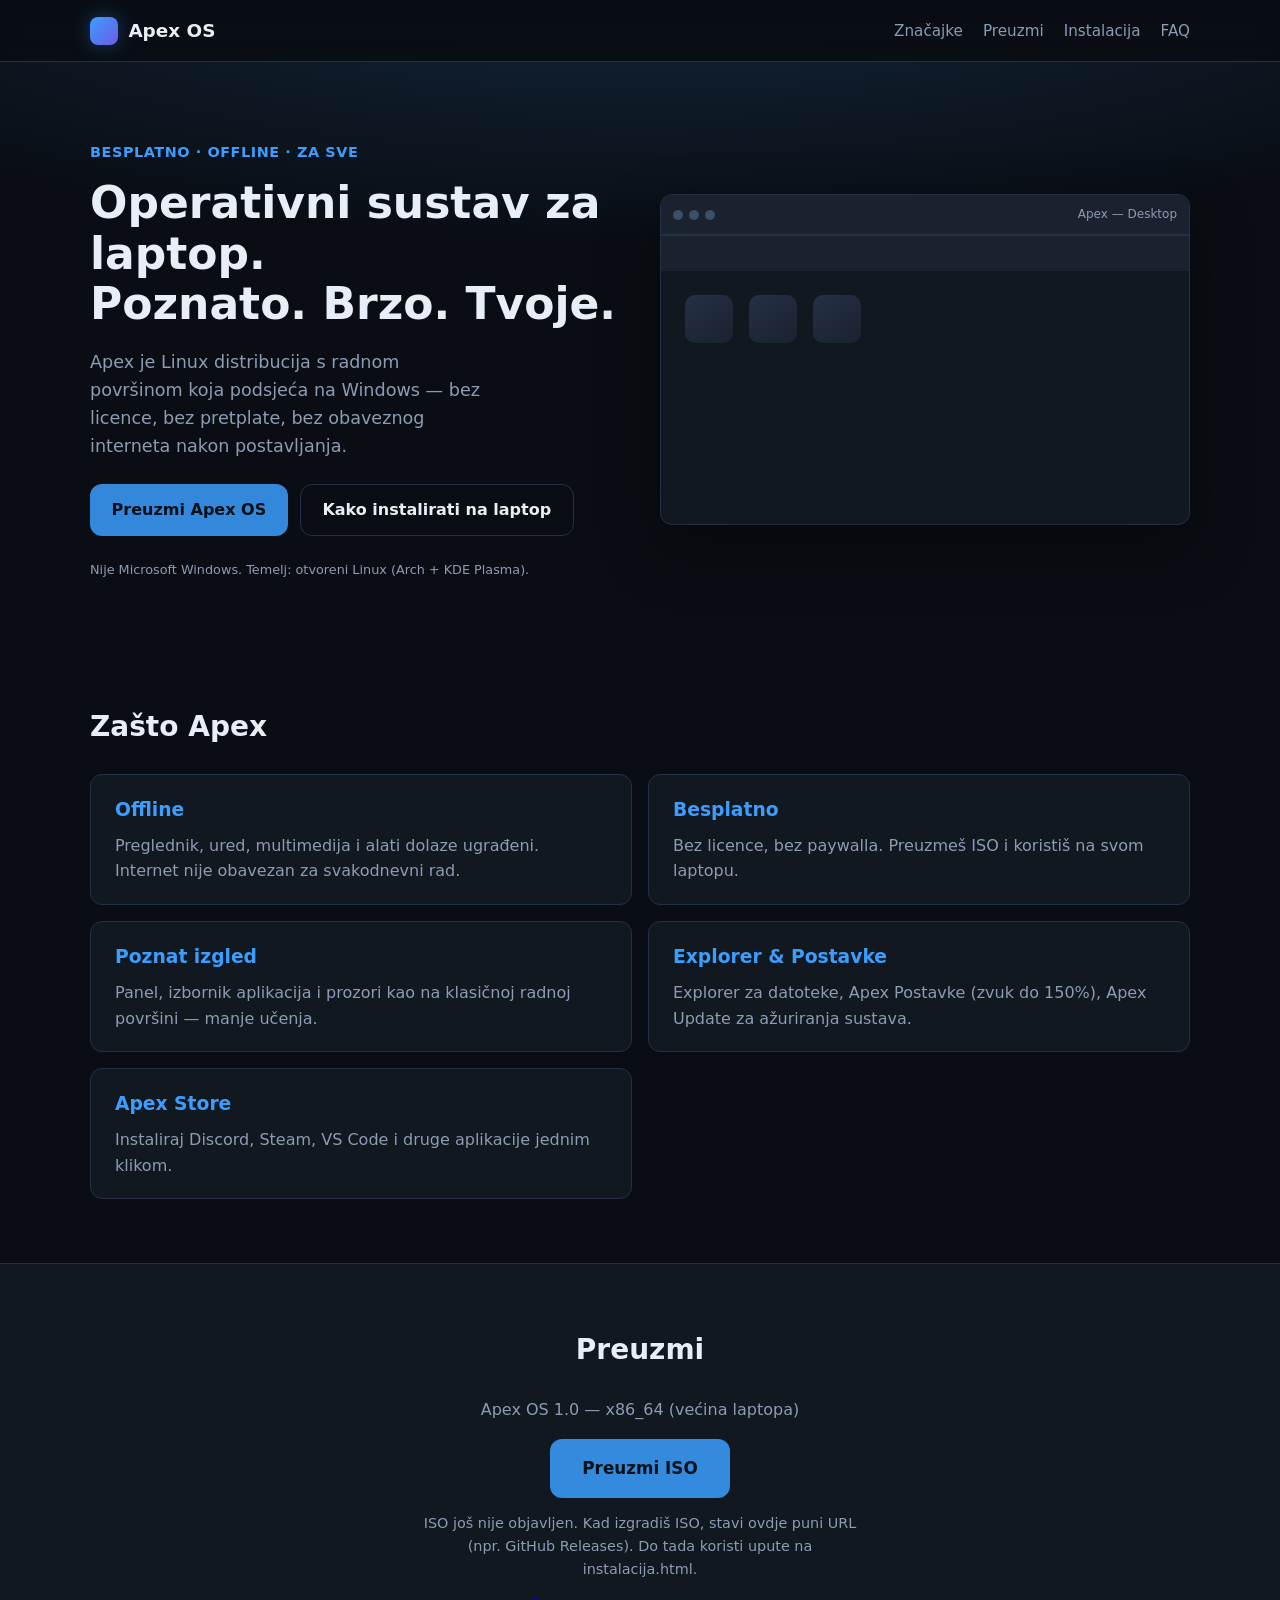
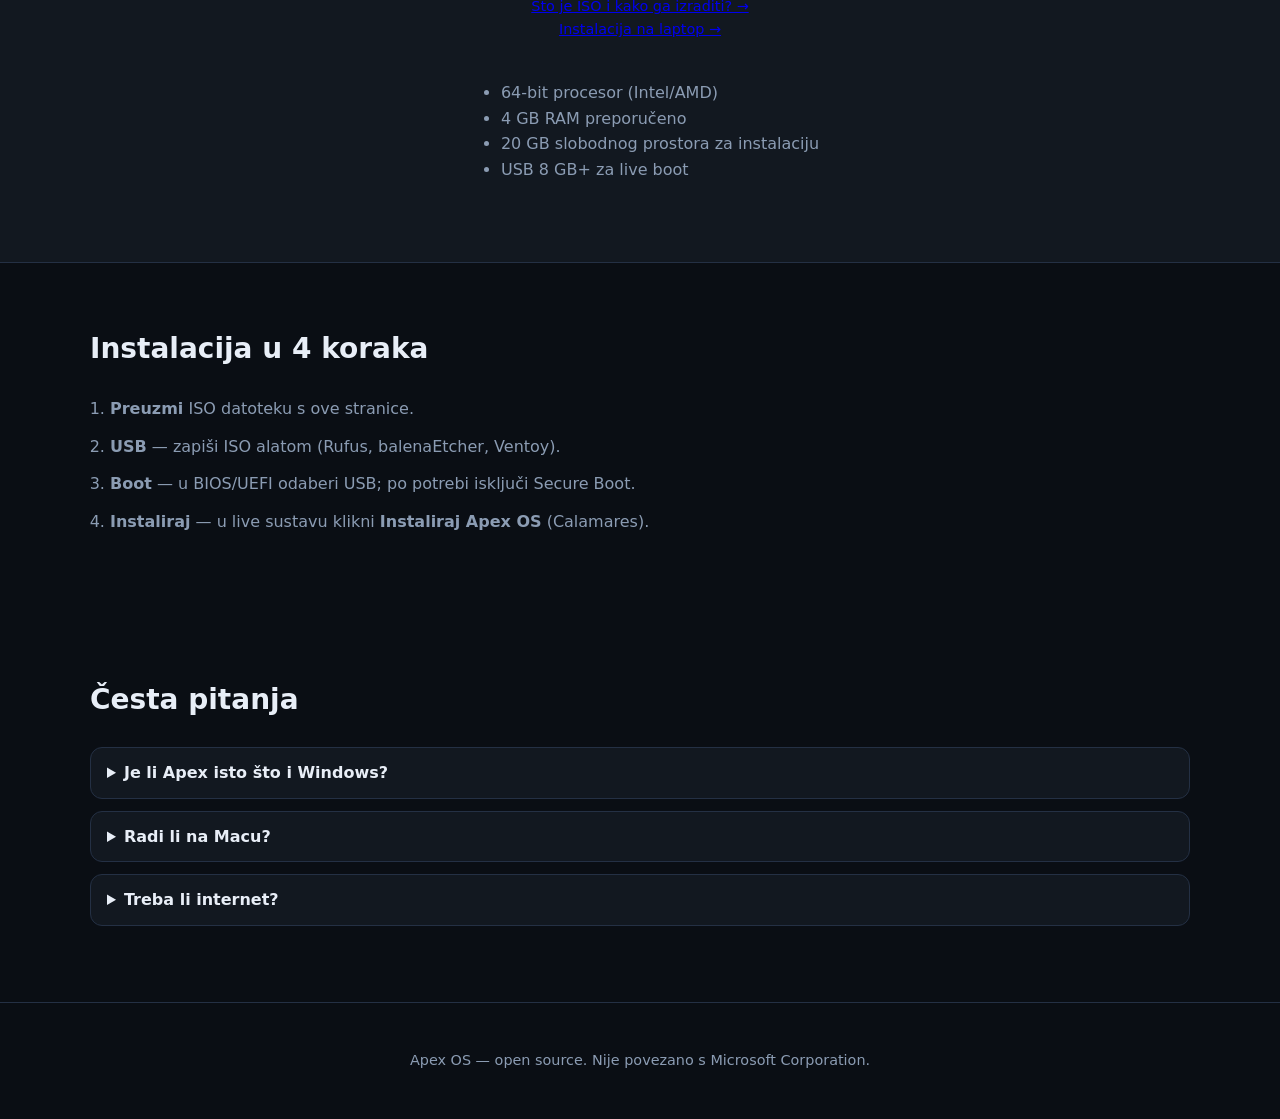
<file: website/index.html>
<!DOCTYPE html>
<html lang="hr">
<head>
  <meta charset="UTF-8" />
  <meta name="viewport" content="width=device-width, initial-scale=1" />
  <meta name="description" content="Apex OS — besplatan operativni sustav za laptope. Offline, poznat izgled radne površine." />
  <title>Apex OS — Preuzmi</title>
  <link rel="stylesheet" href="styles.css" />
  <link rel="preconnect" href="https://fonts.googleapis.com" />
  <link rel="preconnect" href="https://fonts.gstatic.com" crossorigin />
  <link href="https://fonts.googleapis.com/css2?family=Segoe+UI:wght@400;600;700&family=JetBrains+Mono:wght@400;600&display=swap" rel="stylesheet" />
</head>
<body>
  <header class="site-header">
    <div class="wrap header-inner">
      <a class="logo" href="/">
        <span class="logo-mark" aria-hidden="true"></span>
        <span>Apex OS</span>
      </a>
      <nav>
        <a href="#features">Značajke</a>
        <a href="#download">Preuzmi</a>
        <a href="#install">Instalacija</a>
        <a href="#faq">FAQ</a>
      </nav>
    </div>
  </header>

  <main>
    <section class="hero">
      <div class="wrap hero-grid">
        <div class="hero-copy">
          <p class="eyebrow">Besplatno · Offline · Za sve</p>
          <h1>Operativni sustav za laptop.<br />Poznato. Brzo. Tvoje.</h1>
          <p class="lead">
            Apex je Linux distribucija s radnom površinom koja podsjeća na Windows —
            bez licence, bez pretplate, bez obaveznog interneta nakon postavljanja.
          </p>
          <div class="hero-actions">
            <a class="btn btn-primary" href="#download" id="hero-download">Preuzmi Apex OS</a>
            <a class="btn btn-ghost" href="instalacija.html">Kako instalirati na laptop</a>
          </div>
          <p class="fine-print">Nije Microsoft Windows. Temelj: otvoreni Linux (Arch + KDE Plasma).</p>
        </div>
        <div class="hero-visual" aria-hidden="true">
          <div class="mock-desktop">
            <div class="mock-titlebar">
              <span></span><span></span><span></span>
              <span class="mock-title">Apex — Desktop</span>
            </div>
            <div class="mock-taskbar"></div>
            <div class="mock-icons">
              <div></div><div></div><div></div>
            </div>
          </div>
        </div>
      </div>
    </section>

    <section id="features" class="section">
      <div class="wrap">
        <h2>Zašto Apex</h2>
        <div class="cards">
          <article class="card">
            <h3>Offline</h3>
            <p>Preglednik, ured, multimedija i alati dolaze ugrađeni. Internet nije obavezan za svakodnevni rad.</p>
          </article>
          <article class="card">
            <h3>Besplatno</h3>
            <p>Bez licence, bez paywalla. Preuzmeš ISO i koristiš na svom laptopu.</p>
          </article>
          <article class="card">
            <h3>Poznat izgled</h3>
            <p>Panel, izbornik aplikacija i prozori kao na klasičnoj radnoj površini — manje učenja.</p>
          </article>
          <article class="card">
            <h3>Explorer &amp; Postavke</h3>
            <p>Explorer za datoteke, Apex Postavke (zvuk do 150%), Apex Update za ažuriranja sustava.</p>
          </article>
          <article class="card">
            <h3>Apex Store</h3>
            <p>Instaliraj Discord, Steam, VS Code i druge aplikacije jednim klikom.</p>
          </article>
        </div>
      </div>
    </section>

    <section id="download" class="section section-accent">
      <div class="wrap download-block">
        <h2>Preuzmi</h2>
        <p class="version" id="version-label">Apex OS 1.0 — x86_64 (većina laptopa)</p>
        <a class="btn btn-primary btn-lg btn-disabled" href="#download" id="iso-link" aria-disabled="true">Preuzmi ISO</a>
        <p class="hash" id="iso-note">Učitavam informacije o preuzimanju…</p>
        <p class="hash">
          <a href="iso.html">Što je ISO i kako ga izraditi? →</a><br />
          <a href="instalacija.html">Instalacija na laptop →</a>
        </p>
        <ul class="req">
          <li>64-bit procesor (Intel/AMD)</li>
          <li>4 GB RAM preporučeno</li>
          <li>20 GB slobodnog prostora za instalaciju</li>
          <li>USB 8 GB+ za live boot</li>
        </ul>
      </div>
    </section>

    <section id="install" class="section">
      <div class="wrap">
        <h2>Instalacija u 4 koraka</h2>
        <ol class="steps">
          <li><strong>Preuzmi</strong> ISO datoteku s ove stranice.</li>
          <li><strong>USB</strong> — zapiši ISO alatom (Rufus, balenaEtcher, Ventoy).</li>
          <li><strong>Boot</strong> — u BIOS/UEFI odaberi USB; po potrebi isključi Secure Boot.</li>
          <li><strong>Instaliraj</strong> — u live sustavu klikni <strong>Instaliraj Apex OS</strong> (Calamares).</li>
        </ol>
      </div>
    </section>

    <section id="faq" class="section">
      <div class="wrap">
        <h2>Česta pitanja</h2>
        <details>
          <summary>Je li Apex isto što i Windows?</summary>
          <p>Ne. Apex je zaseban open-source sustav temeljen na Linuxu. Izgled je sličan, ali to nije Windows i ne pokreće .exe instalere bez dodatnog softvera (npr. Wine).</p>
        </details>
        <details>
          <summary>Radi li na Macu?</summary>
          <p>Primarno je za PC laptope (x86_64). Na Apple Mac računalima obično ostaje macOS ili dual-boot / virtualna mašina — ovisno o modelu.</p>
        </details>
        <details>
          <summary>Treba li internet?</summary>
          <p>Ne za svakodnevni rad nakon instalacije. Internet treba samo za preuzimanje ISO-a i ažuriranja ako ih želiš.</p>
        </details>
      </div>
    </section>
  </main>

  <footer class="site-footer">
    <div class="wrap">
      <p>Apex OS — open source. Nije povezano s Microsoft Corporation.</p>
    </div>
  </footer>

  <script type="application/json" id="apex-download-config">
  {
    "version": "1.0",
    "url": "",
    "filename": "apexos-1.0-x86_64.iso",
    "sha256": "",
    "note": "ISO još nije na serveru. Dok ne postaviš link u download.json, koristi upute za izgradnju ISO-a u docs/BUILD.md ili otvori stranicu preko: python -m http.server 8080 u mapi website."
  }
  </script>
  <script src="main.js"></script>
</body>
</html>
</file>
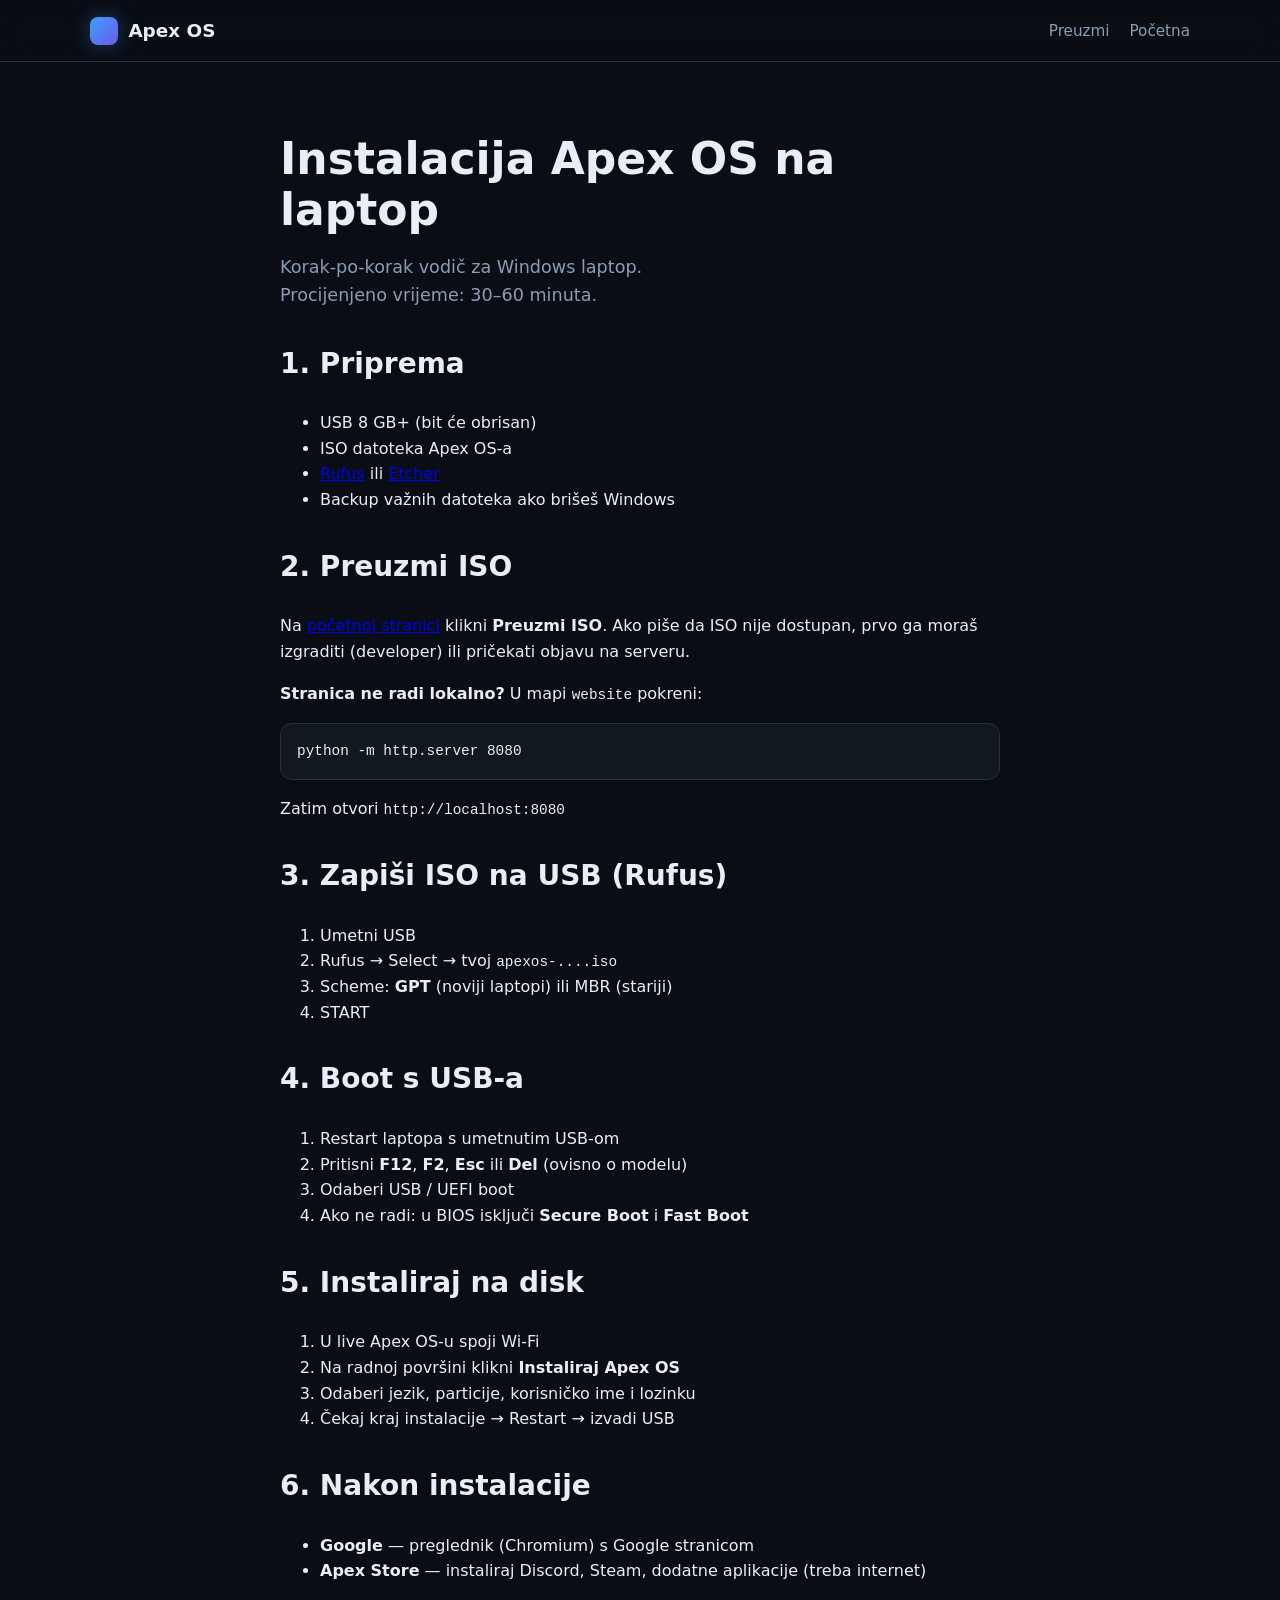
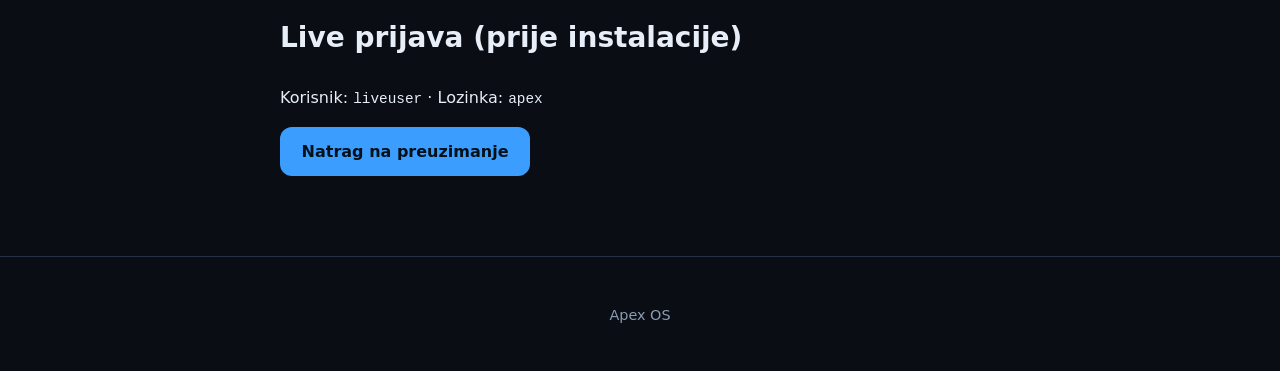
<file: website/instalacija.html>
<!DOCTYPE html>
<html lang="hr">
<head>
  <meta charset="UTF-8" />
  <meta name="viewport" content="width=device-width, initial-scale=1" />
  <title>Instalacija Apex OS na laptop</title>
  <link rel="stylesheet" href="styles.css" />
</head>
<body>
  <header class="site-header">
    <div class="wrap header-inner">
      <a class="logo" href="index.html"><span class="logo-mark"></span><span>Apex OS</span></a>
      <nav>
        <a href="index.html#download">Preuzmi</a>
        <a href="index.html">Početna</a>
      </nav>
    </div>
  </header>

  <main class="section">
    <div class="wrap prose">
      <h1>Instalacija Apex OS na laptop</h1>
      <p class="lead">Korak-po-korak vodič za Windows laptop. Procijenjeno vrijeme: 30–60 minuta.</p>

      <h2>1. Priprema</h2>
      <ul>
        <li>USB 8 GB+ (bit će obrisan)</li>
        <li>ISO datoteka Apex OS-a</li>
        <li><a href="https://rufus.ie" target="_blank" rel="noopener">Rufus</a> ili <a href="https://etcher.balena.io" target="_blank" rel="noopener">Etcher</a></li>
        <li>Backup važnih datoteka ako brišeš Windows</li>
      </ul>

      <h2>2. Preuzmi ISO</h2>
      <p>Na <a href="index.html#download">početnoj stranici</a> klikni <strong>Preuzmi ISO</strong>. Ako piše da ISO nije dostupan, prvo ga moraš izgraditi (developer) ili pričekati objavu na serveru.</p>
      <p><strong>Stranica ne radi lokalno?</strong> U mapi <code>website</code> pokreni:</p>
      <pre><code>python -m http.server 8080</code></pre>
      <p>Zatim otvori <code>http://localhost:8080</code></p>

      <h2>3. Zapiši ISO na USB (Rufus)</h2>
      <ol>
        <li>Umetni USB</li>
        <li>Rufus → Select → tvoj <code>apexos-....iso</code></li>
        <li>Scheme: <strong>GPT</strong> (noviji laptopi) ili MBR (stariji)</li>
        <li>START</li>
      </ol>

      <h2>4. Boot s USB-a</h2>
      <ol>
        <li>Restart laptopa s umetnutim USB-om</li>
        <li>Pritisni <strong>F12</strong>, <strong>F2</strong>, <strong>Esc</strong> ili <strong>Del</strong> (ovisno o modelu)</li>
        <li>Odaberi USB / UEFI boot</li>
        <li>Ako ne radi: u BIOS isključi <strong>Secure Boot</strong> i <strong>Fast Boot</strong></li>
      </ol>

      <h2>5. Instaliraj na disk</h2>
      <ol>
        <li>U live Apex OS-u spoji Wi‑Fi</li>
        <li>Na radnoj površini klikni <strong>Instaliraj Apex OS</strong></li>
        <li>Odaberi jezik, particije, korisničko ime i lozinku</li>
        <li>Čekaj kraj instalacije → Restart → izvadi USB</li>
      </ol>

      <h2>6. Nakon instalacije</h2>
      <ul>
        <li><strong>Google</strong> — preglednik (Chromium) s Google stranicom</li>
        <li><strong>Apex Store</strong> — instaliraj Discord, Steam, dodatne aplikacije (treba internet)</li>
      </ul>

      <h2>Live prijava (prije instalacije)</h2>
      <p>Korisnik: <code>liveuser</code> · Lozinka: <code>apex</code></p>

      <p><a class="btn btn-primary" href="index.html#download">Natrag na preuzimanje</a></p>
    </div>
  </main>

  <footer class="site-footer">
    <div class="wrap"><p>Apex OS</p></div>
  </footer>
</body>
</html>
</file>
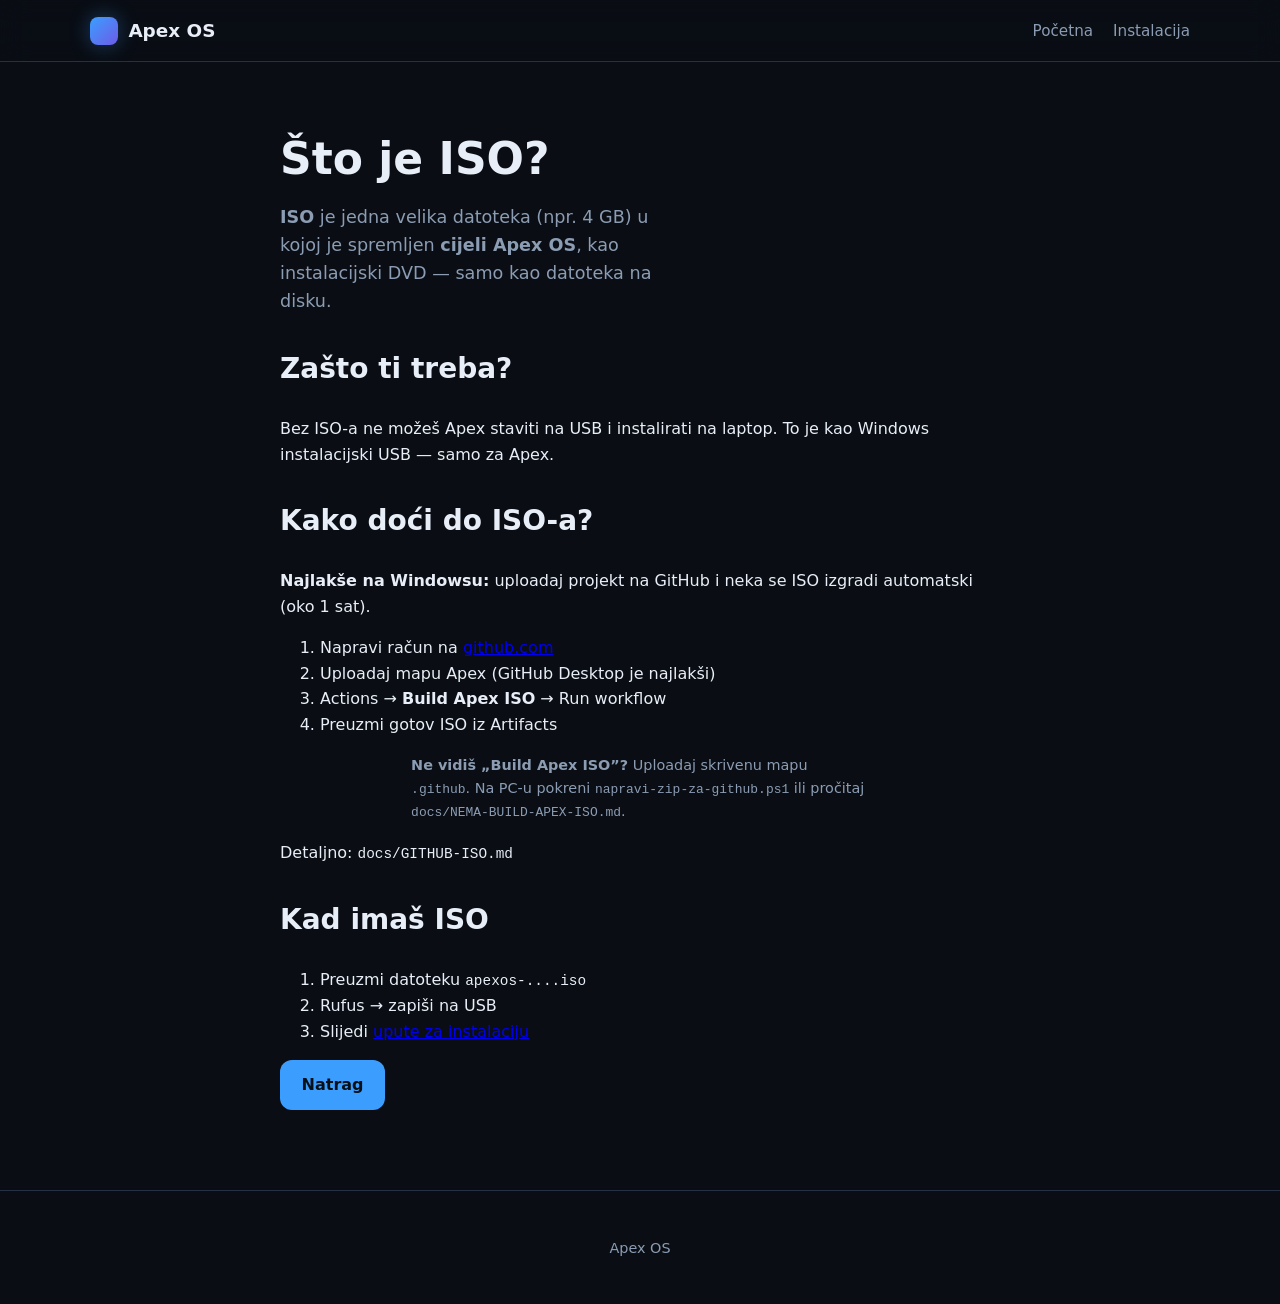
<file: website/iso.html>
<!DOCTYPE html>
<html lang="hr">
<head>
  <meta charset="UTF-8" />
  <meta name="viewport" content="width=device-width, initial-scale=1" />
  <title>Što je ISO? — Apex OS</title>
  <link rel="stylesheet" href="styles.css" />
</head>
<body>
  <header class="site-header">
    <div class="wrap header-inner">
      <a class="logo" href="index.html"><span class="logo-mark"></span><span>Apex OS</span></a>
      <nav>
        <a href="index.html">Početna</a>
        <a href="instalacija.html">Instalacija</a>
      </nav>
    </div>
  </header>

  <main class="section">
    <div class="wrap prose">
      <h1>Što je ISO?</h1>
      <p class="lead">
        <strong>ISO</strong> je jedna velika datoteka (npr. 4 GB) u kojoj je spremljen <strong>cijeli Apex OS</strong>,
        kao instalacijski DVD — samo kao datoteka na disku.
      </p>

      <h2>Zašto ti treba?</h2>
      <p>Bez ISO-a ne možeš Apex staviti na USB i instalirati na laptop. To je kao Windows instalacijski USB — samo za Apex.</p>

      <h2>Kako doći do ISO-a?</h2>
      <p><strong>Najlakše na Windowsu:</strong> uploadaj projekt na GitHub i neka se ISO izgradi automatski (oko 1 sat).</p>
      <ol>
        <li>Napravi račun na <a href="https://github.com">github.com</a></li>
        <li>Uploadaj mapu Apex (GitHub Desktop je najlakši)</li>
        <li>Actions → <strong>Build Apex ISO</strong> → Run workflow</li>
        <li>Preuzmi gotov ISO iz Artifacts</li>
      </ol>
      <p class="hash"><strong>Ne vidiš „Build Apex ISO”?</strong> Uploadaj skrivenu mapu <code>.github</code>. Na PC-u pokreni <code>napravi-zip-za-github.ps1</code> ili pročitaj <code>docs/NEMA-BUILD-APEX-ISO.md</code>.</p>
      <p>Detaljno: <code>docs/GITHUB-ISO.md</code></p>

      <h2>Kad imaš ISO</h2>
      <ol>
        <li>Preuzmi datoteku <code>apexos-....iso</code></li>
        <li>Rufus → zapiši na USB</li>
        <li>Slijedi <a href="instalacija.html">upute za instalaciju</a></li>
      </ol>

      <p><a class="btn btn-primary" href="index.html#download">Natrag</a></p>
    </div>
  </main>

  <footer class="site-footer">
    <div class="wrap"><p>Apex OS</p></div>
  </footer>
</body>
</html>
</file>
<file: website/styles.css>
:root {
  --bg: #0a0e14;
  --bg-elevated: #121820;
  --accent: #3b9eff;
  --accent-hover: #5cb0ff;
  --text: #e8eef7;
  --muted: #8b9cb3;
  --border: #243044;
  --radius: 12px;
  --font: "Segoe UI", system-ui, -apple-system, sans-serif;
  --mono: "JetBrains Mono", ui-monospace, monospace;
}

*,
*::before,
*::after {
  box-sizing: border-box;
}

html {
  scroll-behavior: smooth;
}

body {
  margin: 0;
  font-family: var(--font);
  background: var(--bg);
  color: var(--text);
  line-height: 1.6;
}

.wrap {
  width: min(1100px, 92vw);
  margin-inline: auto;
}

.site-header {
  position: sticky;
  top: 0;
  z-index: 10;
  backdrop-filter: blur(12px);
  background: rgba(10, 14, 20, 0.85);
  border-bottom: 1px solid var(--border);
}

.header-inner {
  display: flex;
  align-items: center;
  justify-content: space-between;
  padding: 1rem 0;
}

.logo {
  display: flex;
  align-items: center;
  gap: 0.65rem;
  color: var(--text);
  text-decoration: none;
  font-weight: 700;
  font-size: 1.15rem;
}

.logo-mark {
  width: 28px;
  height: 28px;
  border-radius: 8px;
  background: linear-gradient(135deg, var(--accent), #6c5ce7);
  box-shadow: 0 0 20px rgba(59, 158, 255, 0.35);
}

nav {
  display: flex;
  gap: 1.25rem;
}

nav a {
  color: var(--muted);
  text-decoration: none;
  font-size: 0.95rem;
}

nav a:hover {
  color: var(--text);
}

.hero {
  padding: 4rem 0 3rem;
  background:
    radial-gradient(ellipse 80% 50% at 50% -20%, rgba(59, 158, 255, 0.18), transparent),
    var(--bg);
}

.hero-grid {
  display: grid;
  gap: 2.5rem;
  align-items: center;
}

@media (min-width: 900px) {
  .hero-grid {
    grid-template-columns: 1fr 1fr;
  }
}

.eyebrow {
  color: var(--accent);
  font-weight: 600;
  font-size: 0.9rem;
  letter-spacing: 0.04em;
  text-transform: uppercase;
}

h1 {
  font-size: clamp(2rem, 5vw, 2.75rem);
  line-height: 1.15;
  margin: 0.5rem 0 1rem;
}

.lead {
  color: var(--muted);
  font-size: 1.1rem;
  max-width: 36ch;
}

.hero-actions {
  display: flex;
  flex-wrap: wrap;
  gap: 0.75rem;
  margin: 1.5rem 0;
}

.btn {
  display: inline-flex;
  align-items: center;
  justify-content: center;
  padding: 0.75rem 1.35rem;
  border-radius: var(--radius);
  font-weight: 600;
  text-decoration: none;
  transition: background 0.15s, transform 0.15s;
}

.btn-primary {
  background: var(--accent);
  color: #041018;
}

.btn-primary:hover {
  background: var(--accent-hover);
  transform: translateY(-1px);
}

.btn-ghost {
  border: 1px solid var(--border);
  color: var(--text);
}

.btn-ghost:hover {
  border-color: var(--muted);
}

.btn-lg {
  padding: 1rem 2rem;
  font-size: 1.05rem;
}

.fine-print {
  font-size: 0.8rem;
  color: var(--muted);
}

.mock-desktop {
  background: var(--bg-elevated);
  border: 1px solid var(--border);
  border-radius: var(--radius);
  overflow: hidden;
  box-shadow: 0 24px 60px rgba(0, 0, 0, 0.45);
  aspect-ratio: 16 / 10;
  display: flex;
  flex-direction: column;
}

.mock-titlebar {
  display: flex;
  align-items: center;
  gap: 6px;
  padding: 10px 12px;
  background: #1a2230;
  border-bottom: 1px solid var(--border);
}

.mock-titlebar span:nth-child(-n + 3) {
  width: 10px;
  height: 10px;
  border-radius: 50%;
  background: #3d4f66;
}

.mock-title {
  margin-left: auto;
  font-size: 0.75rem;
  color: var(--muted);
}

.mock-taskbar {
  margin-top: auto;
  height: 36px;
  background: #1a2230;
  border-top: 1px solid var(--border);
}

.mock-icons {
  flex: 1;
  display: flex;
  gap: 1rem;
  padding: 1.5rem;
}

.mock-icons div {
  width: 48px;
  height: 48px;
  border-radius: 10px;
  background: linear-gradient(145deg, #243044, #1a2230);
}

.section {
  padding: 4rem 0;
}

.section-accent {
  background: var(--bg-elevated);
  border-block: 1px solid var(--border);
}

h2 {
  font-size: 1.75rem;
  margin: 0 0 1.5rem;
}

.cards {
  display: grid;
  gap: 1rem;
}

@media (min-width: 700px) {
  .cards {
    grid-template-columns: repeat(2, 1fr);
  }
}

.card {
  background: var(--bg-elevated);
  border: 1px solid var(--border);
  border-radius: var(--radius);
  padding: 1.25rem 1.5rem;
}

.card h3 {
  margin: 0 0 0.5rem;
  color: var(--accent);
}

.card p {
  margin: 0;
  color: var(--muted);
}

.download-block {
  text-align: center;
}

.version {
  color: var(--muted);
}

.hash {
  font-size: 0.9rem;
  color: var(--muted);
  max-width: 50ch;
  margin-inline: auto;
}

.hash code {
  font-family: var(--mono);
  font-size: 0.85em;
}

.req {
  text-align: left;
  display: inline-block;
  color: var(--muted);
  margin-top: 1.5rem;
}

.steps {
  padding-left: 1.25rem;
  color: var(--muted);
}

.steps li {
  margin-bottom: 0.75rem;
}

details {
  border: 1px solid var(--border);
  border-radius: var(--radius);
  padding: 0.75rem 1rem;
  margin-bottom: 0.75rem;
  background: var(--bg-elevated);
}

summary {
  cursor: pointer;
  font-weight: 600;
}

details p {
  color: var(--muted);
  margin: 0.75rem 0 0;
}

.site-footer {
  padding: 2rem 0;
  border-top: 1px solid var(--border);
  text-align: center;
  color: var(--muted);
  font-size: 0.9rem;
}

.btn-disabled {
  opacity: 0.85;
  cursor: pointer;
}

.btn-disabled:not([href^="http"]) {
  /* still clickable to show modal */
}

.modal[hidden] {
  display: none !important;
}

.modal {
  position: fixed;
  inset: 0;
  z-index: 100;
  display: flex;
  align-items: center;
  justify-content: center;
  padding: 1rem;
}

.modal-backdrop {
  position: absolute;
  inset: 0;
  background: rgba(0, 0, 0, 0.65);
}

.modal-panel {
  position: relative;
  max-width: 480px;
  background: var(--bg-elevated);
  border: 1px solid var(--border);
  border-radius: var(--radius);
  padding: 1.5rem;
  box-shadow: 0 20px 50px rgba(0, 0, 0, 0.5);
}

.modal-panel h3 {
  margin: 0 0 0.75rem;
}

.modal-actions {
  display: flex;
  flex-wrap: wrap;
  gap: 0.5rem;
  margin-top: 1rem;
}

.prose {
  max-width: 720px;
}

.prose h2 {
  margin-top: 2rem;
}

.prose pre {
  background: var(--bg-elevated);
  border: 1px solid var(--border);
  padding: 1rem;
  border-radius: var(--radius);
  overflow-x: auto;
}

.prose code {
  font-family: var(--mono);
  font-size: 0.9em;
}
</file>
